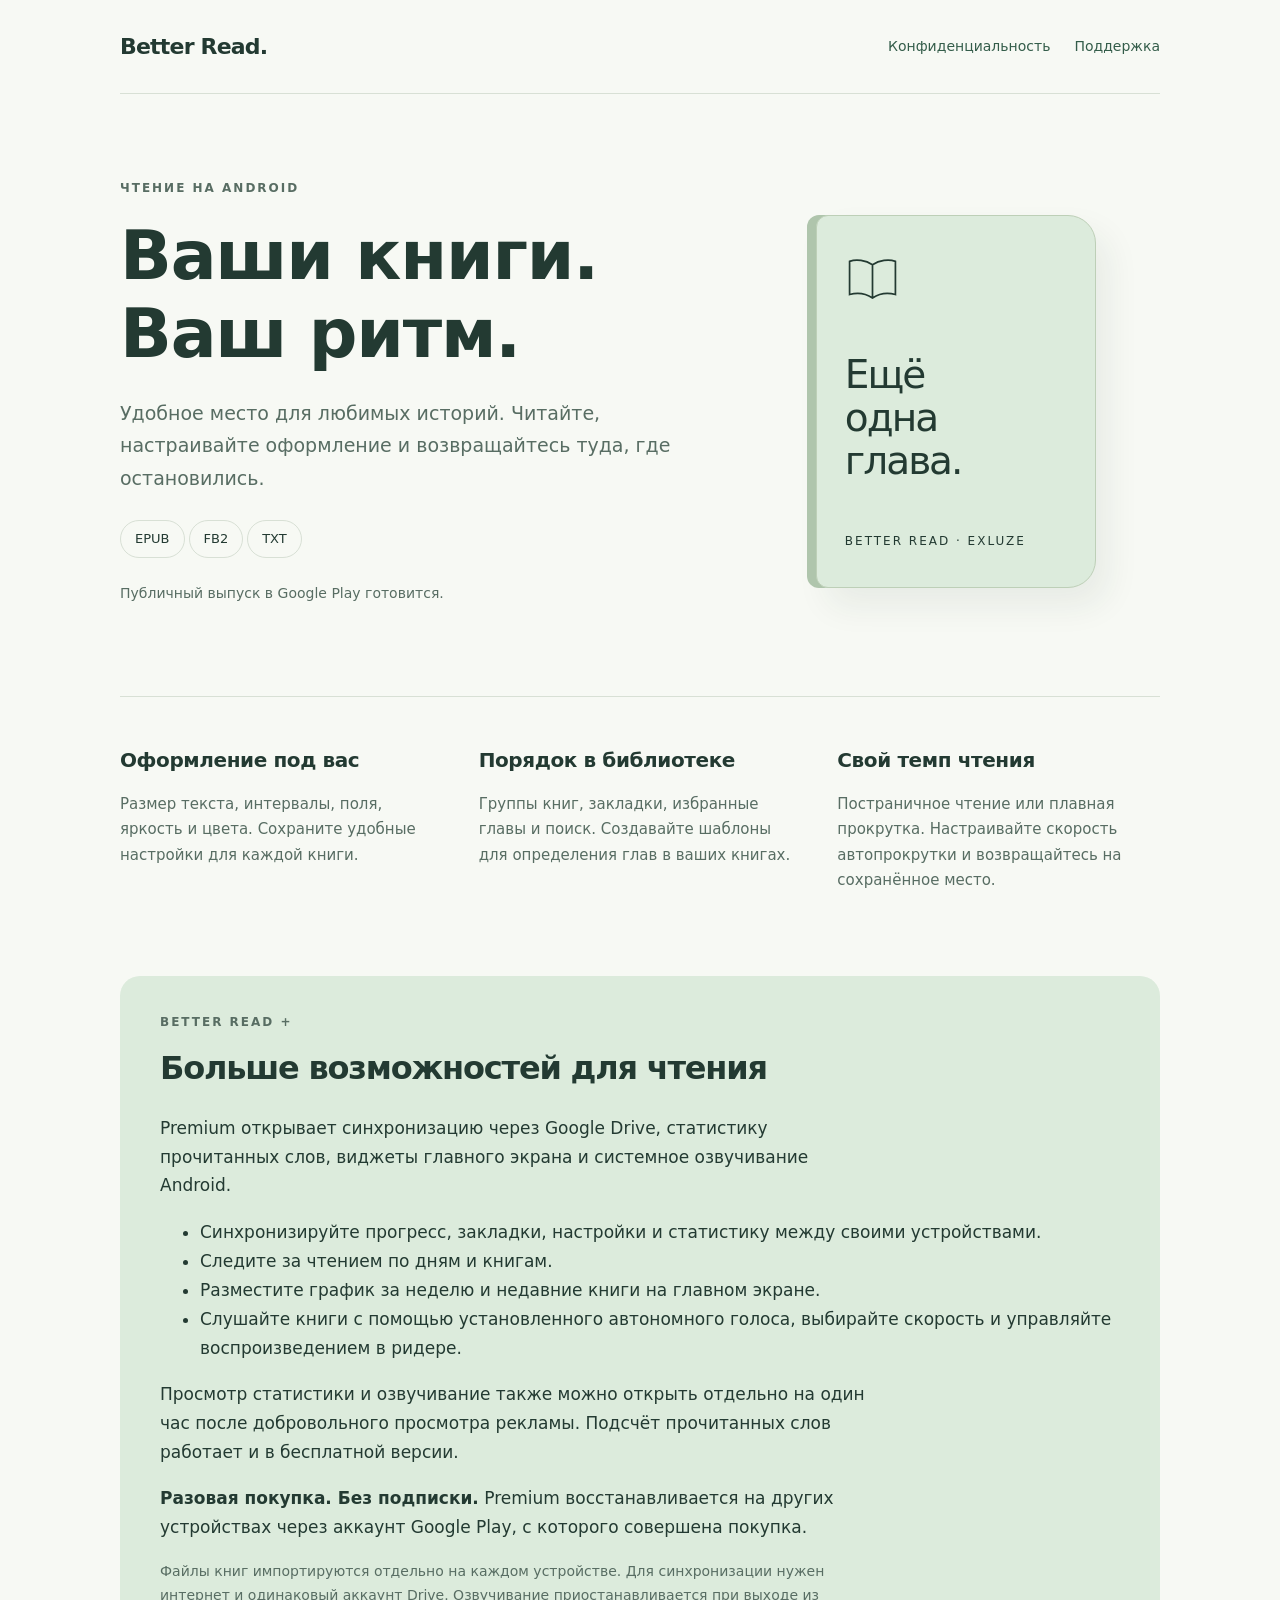
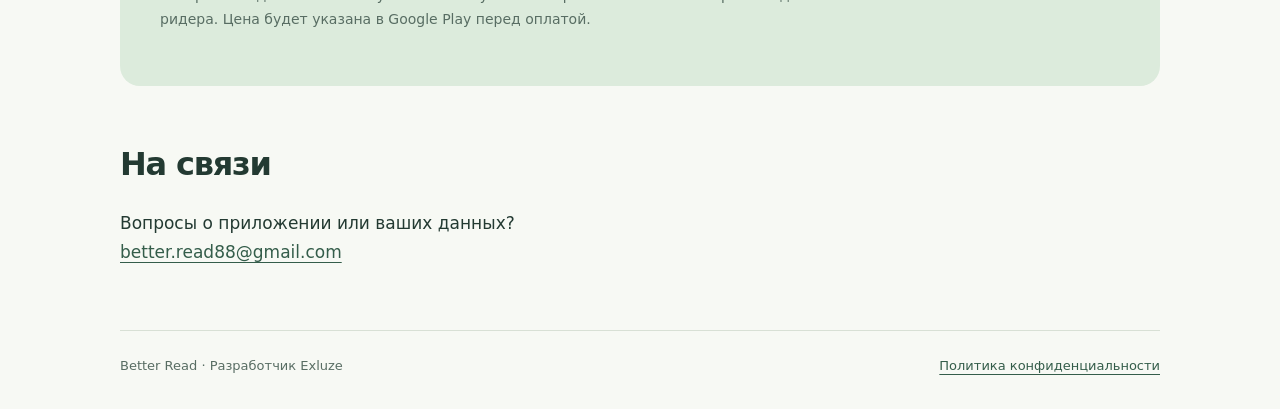
<file: index.html>
<!doctype html>
<html lang="ru">
<head><meta charset="utf-8"><meta name="viewport" content="width=device-width,initial-scale=1"><title>Better Read — читалка для Android</title><meta name="description" content="Better Read — читайте EPUB, FB2 и TXT, настройте оформление и сохраняйте своё место в книге."><link rel="stylesheet" href="styles.css"></head>
<body>
<a class="skip" href="#main">Перейти к содержимому</a>
<header><a class="brand" href="index.html">Better Read<span aria-hidden="true">.</span></a><nav aria-label="Основная навигация"><a href="privacy.html">Конфиденциальность</a><a href="mailto:better.read88@gmail.com">Поддержка</a></nav></header>
<main id="main">
<section class="hero"><div><p class="eyebrow">Чтение на Android</p><h1>Ваши книги.<br>Ваш ритм.</h1><p class="intro">Удобное место для любимых историй. Читайте, настраивайте оформление и возвращайтесь туда, где остановились.</p><div aria-label="Поддерживаемые форматы"><span class="tag">EPUB</span><span class="tag">FB2</span><span class="tag">TXT</span></div><p class="note" style="margin-top:24px">Публичный выпуск в Google Play готовится.</p></div><div class="book" aria-hidden="true"><svg class="book-mark" viewBox="0 0 48 48"><path d="M24 12C18 8 10 7 4 9v29c7-2 14-1 20 3 6-4 13-5 20-3V9c-6-2-14-1-20 3Zm0 0v29"/></svg><strong>Ещё<br>одна<br>глава.</strong><span>Better Read · Exluze</span></div></section>
<section class="features" aria-label="Бесплатные возможности приложения"><div><h3>Оформление под вас</h3><p>Размер текста, интервалы, поля, яркость и цвета. Сохраните удобные настройки для каждой книги.</p></div><div><h3>Порядок в библиотеке</h3><p>Группы книг, закладки, избранные главы и поиск. Создавайте шаблоны для определения глав в ваших книгах.</p></div><div><h3>Свой темп чтения</h3><p>Постраничное чтение или плавная прокрутка. Настраивайте скорость автопрокрутки и возвращайтесь на сохранённое место.</p></div></section>
<section class="premium"><p class="eyebrow">Better Read +</p><h2>Больше возможностей для чтения</h2><p>Premium открывает синхронизацию через Google Drive, статистику прочитанных слов, виджеты главного экрана и системное озвучивание Android.</p><ul><li>Синхронизируйте прогресс, закладки, настройки и статистику между своими устройствами.</li><li>Следите за чтением по дням и книгам.</li><li>Разместите график за неделю и недавние книги на главном экране.</li><li>Слушайте книги с помощью установленного автономного голоса, выбирайте скорость и управляйте воспроизведением в ридере.</li></ul><p>Просмотр статистики и озвучивание также можно открыть отдельно на один час после добровольного просмотра рекламы. Подсчёт прочитанных слов работает и в бесплатной версии.</p><p><strong>Разовая покупка. Без подписки.</strong> Premium восстанавливается на других устройствах через аккаунт Google Play, с которого совершена покупка.</p><p class="note">Файлы книг импортируются отдельно на каждом устройстве. Для синхронизации нужен интернет и одинаковый аккаунт Drive. Озвучивание приостанавливается при выходе из ридера. Цена будет указана в Google Play перед оплатой.</p></section>
<section class="contact"><h2>На связи</h2><p>Вопросы о приложении или ваших данных?<br><a href="mailto:better.read88@gmail.com">better.read88@gmail.com</a></p></section>
</main><footer><span>Better Read · Разработчик Exluze</span><a href="privacy.html">Политика конфиденциальности</a></footer>
</body></html>
</file>
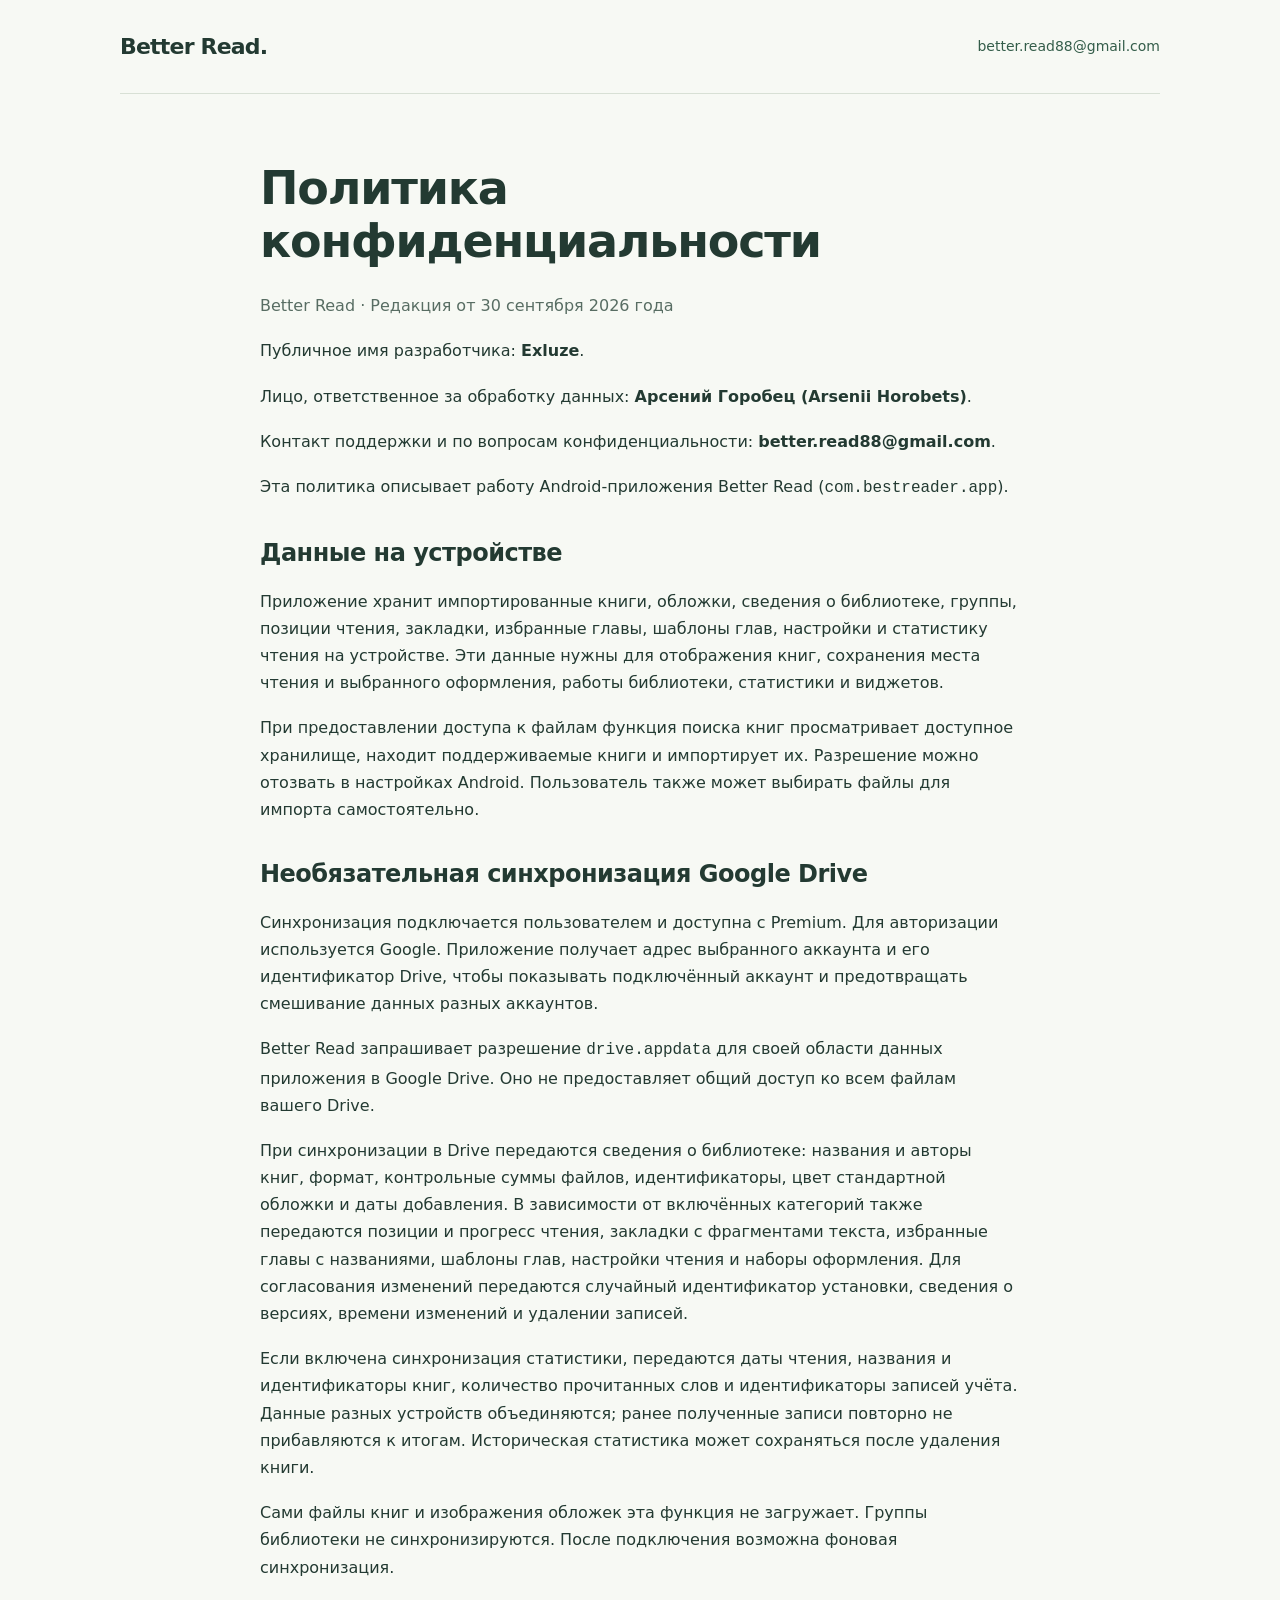
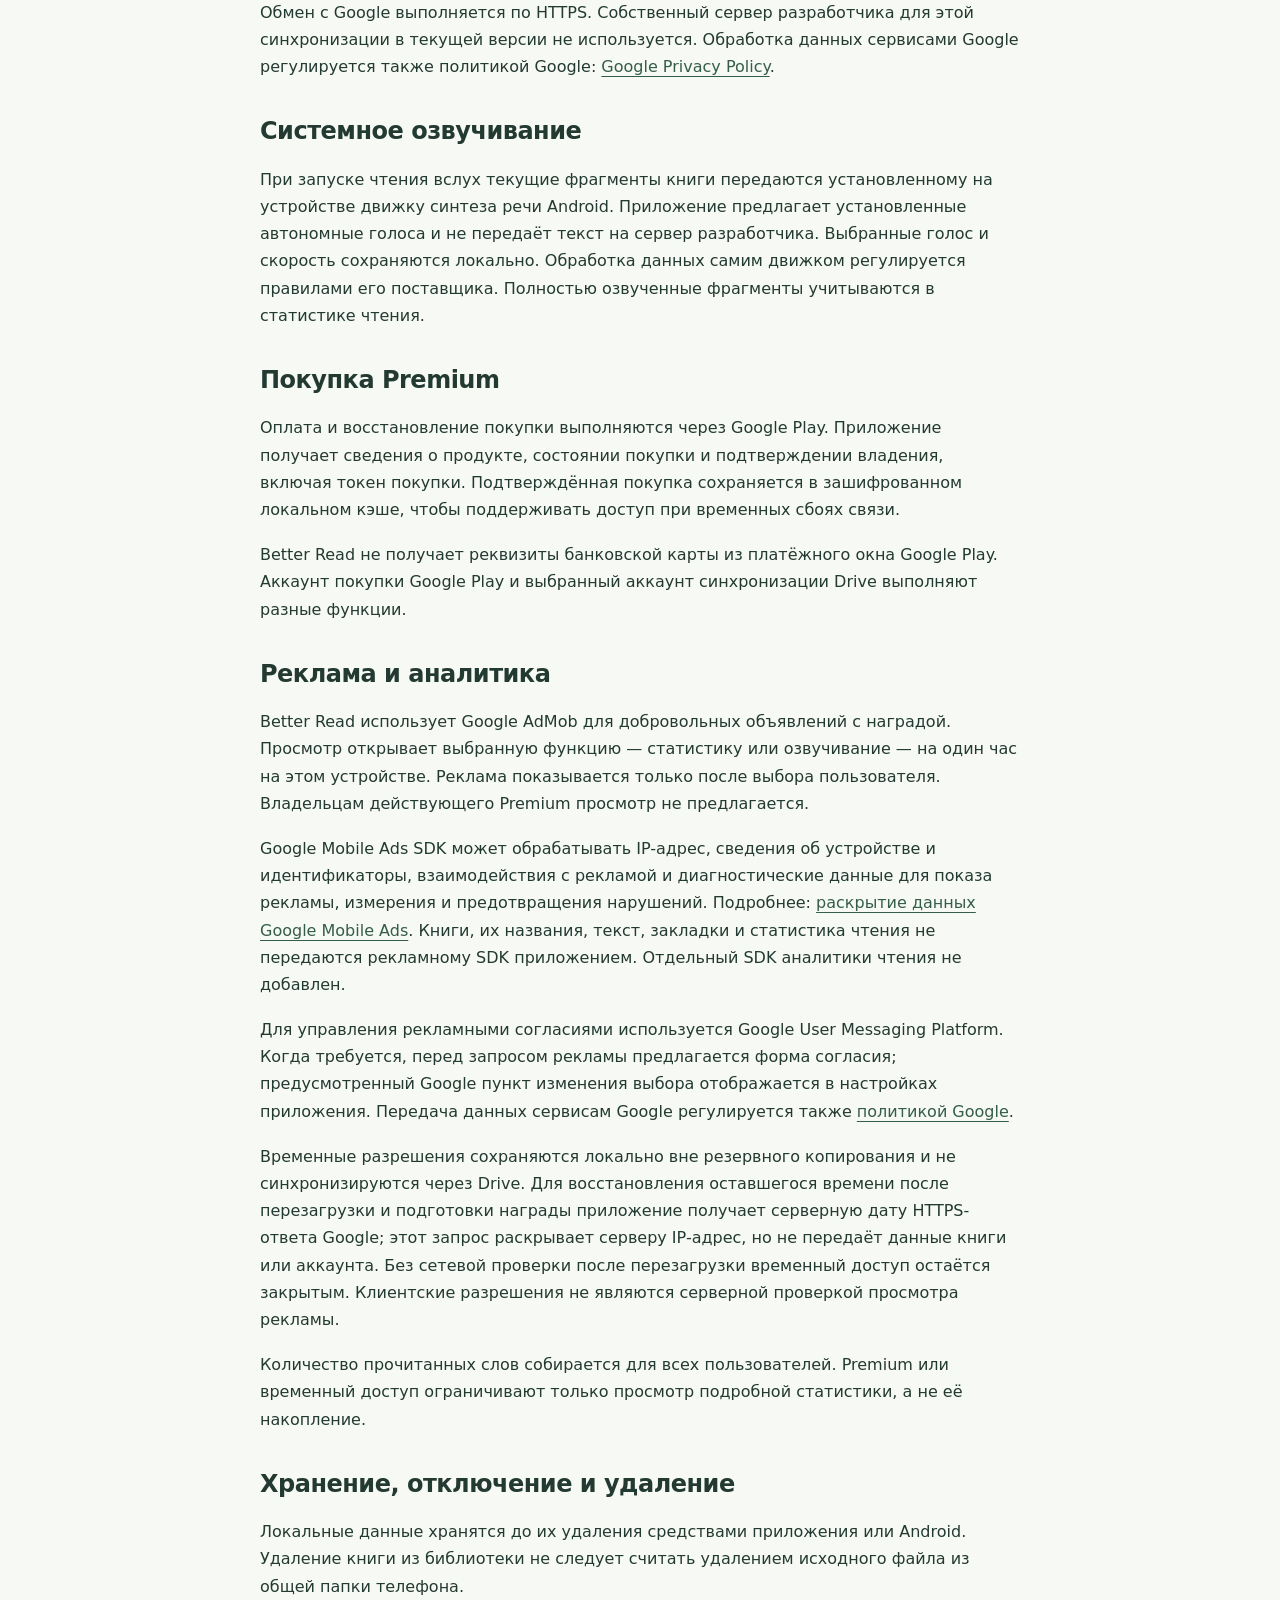
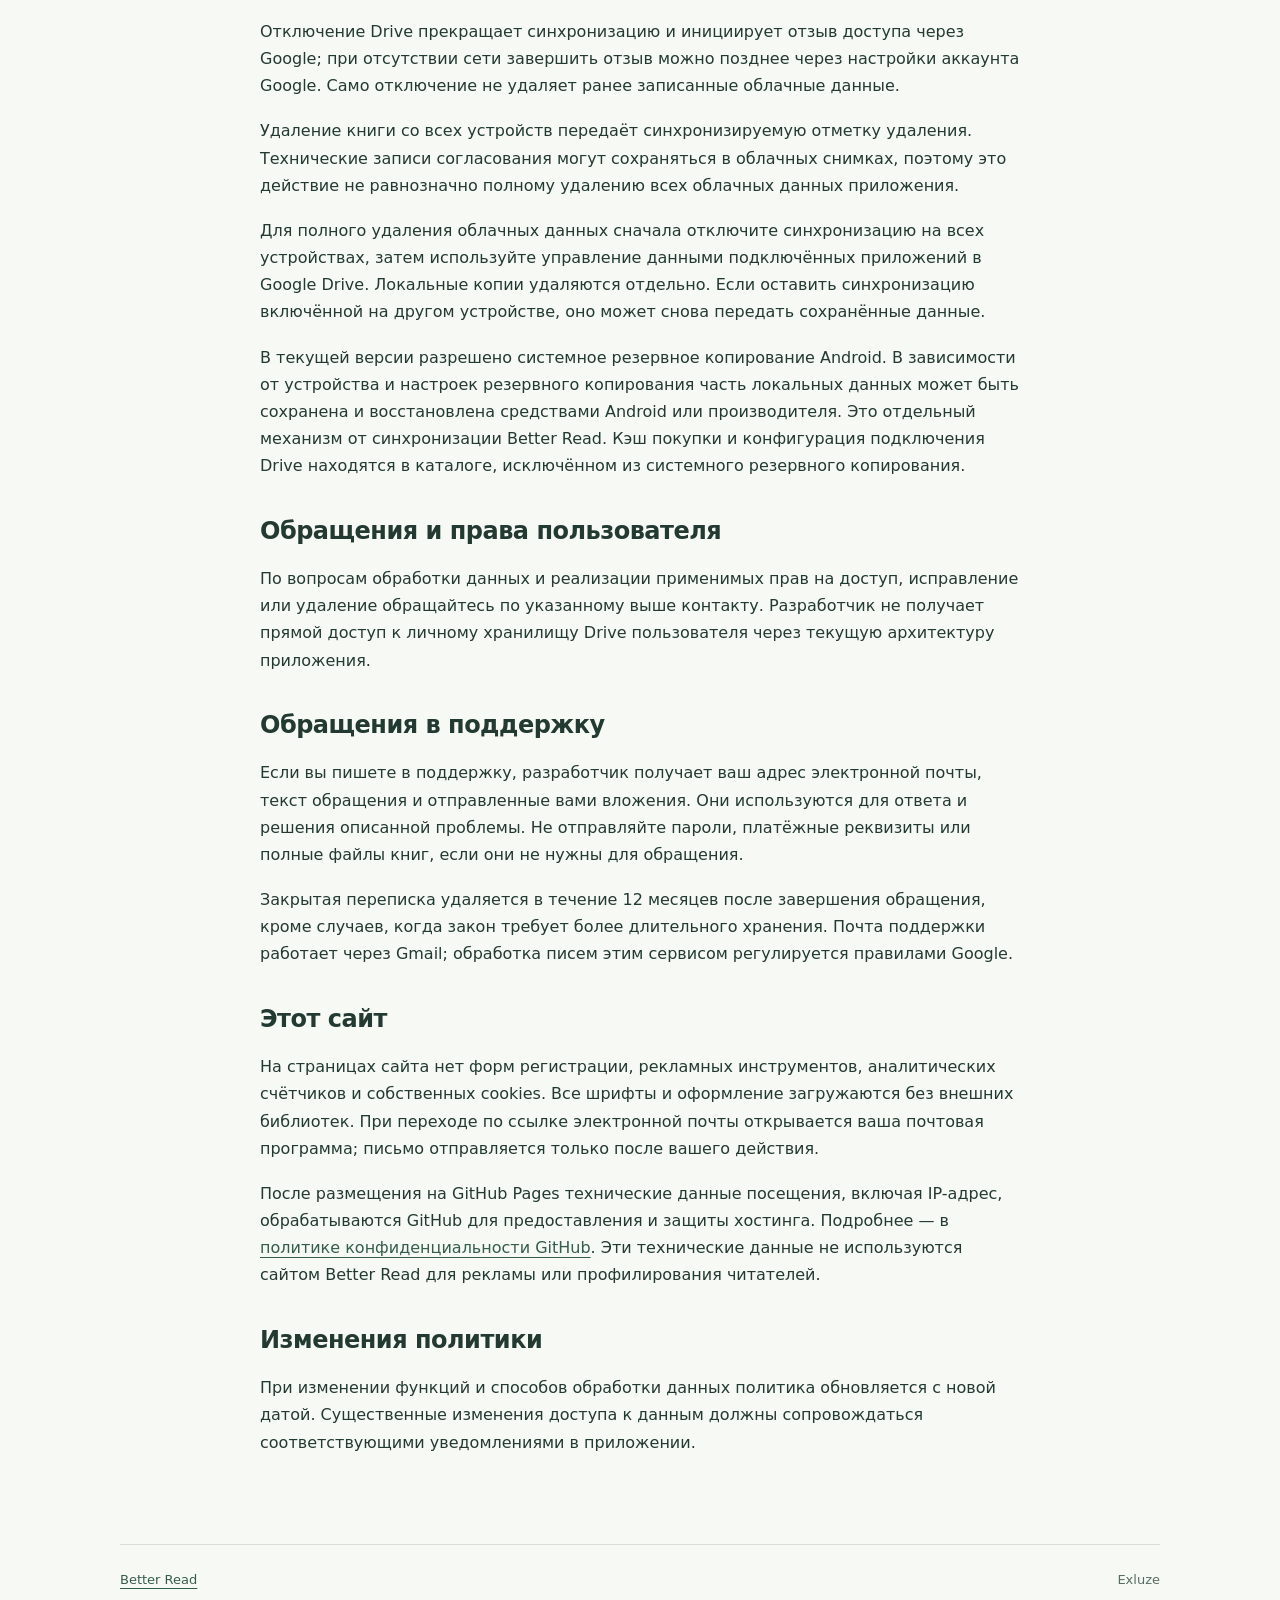
<file: privacy.html>
<!doctype html>
<html lang="ru"><head><meta charset="utf-8"><meta name="viewport" content="width=device-width,initial-scale=1"><title>Политика конфиденциальности — Better Read</title><link rel="stylesheet" href="styles.css"></head><body>
<header><a class="brand" href="index.html">Better Read.</a><nav><a href="mailto:better.read88@gmail.com">better.read88@gmail.com</a></nav></header>
<main class="policy">
<h1>Политика конфиденциальности</h1>
<p class="note">Better Read · Редакция от 30 сентября 2026 года</p>
<p>Публичное имя разработчика: <strong>Exluze</strong>.</p>
<p>Лицо, ответственное за обработку данных: <strong>Арсений Горобец (Arsenii Horobets)</strong>.</p>
<p>Контакт поддержки и по вопросам конфиденциальности: <strong>better.read88@gmail.com</strong>.</p>
<p>Эта политика описывает работу Android-приложения Better Read (<code>com.bestreader.app</code>).</p>
<h2>Данные на устройстве</h2>
<p>Приложение хранит импортированные книги, обложки, сведения о библиотеке, группы, позиции чтения, закладки, избранные главы, шаблоны глав, настройки и статистику чтения на устройстве. Эти данные нужны для отображения книг, сохранения места чтения и выбранного оформления, работы библиотеки, статистики и виджетов.</p>
<p>При предоставлении доступа к файлам функция поиска книг просматривает доступное хранилище, находит поддерживаемые книги и импортирует их. Разрешение можно отозвать в настройках Android. Пользователь также может выбирать файлы для импорта самостоятельно.</p>
<h2>Необязательная синхронизация Google Drive</h2>
<p>Синхронизация подключается пользователем и доступна с Premium. Для авторизации используется Google. Приложение получает адрес выбранного аккаунта и его идентификатор Drive, чтобы показывать подключённый аккаунт и предотвращать смешивание данных разных аккаунтов.</p>
<p>Better Read запрашивает разрешение <code>drive.appdata</code> для своей области данных приложения в Google Drive. Оно не предоставляет общий доступ ко всем файлам вашего Drive.</p>
<p>При синхронизации в Drive передаются сведения о библиотеке: названия и авторы книг, формат, контрольные суммы файлов, идентификаторы, цвет стандартной обложки и даты добавления. В зависимости от включённых категорий также передаются позиции и прогресс чтения, закладки с фрагментами текста, избранные главы с названиями, шаблоны глав, настройки чтения и наборы оформления. Для согласования изменений передаются случайный идентификатор установки, сведения о версиях, времени изменений и удалении записей.</p>
<p>Если включена синхронизация статистики, передаются даты чтения, названия и идентификаторы книг, количество прочитанных слов и идентификаторы записей учёта. Данные разных устройств объединяются; ранее полученные записи повторно не прибавляются к итогам. Историческая статистика может сохраняться после удаления книги.</p>
<p>Сами файлы книг и изображения обложек эта функция не загружает. Группы библиотеки не синхронизируются. После подключения возможна фоновая синхронизация.</p>
<p>Обмен с Google выполняется по HTTPS. Собственный сервер разработчика для этой синхронизации в текущей версии не используется. Обработка данных сервисами Google регулируется также политикой Google: <a href="https://policies.google.com/privacy">Google Privacy Policy</a>.</p>
<h2>Системное озвучивание</h2>
<p>При запуске чтения вслух текущие фрагменты книги передаются установленному на устройстве движку синтеза речи Android. Приложение предлагает установленные автономные голоса и не передаёт текст на сервер разработчика. Выбранные голос и скорость сохраняются локально. Обработка данных самим движком регулируется правилами его поставщика. Полностью озвученные фрагменты учитываются в статистике чтения.</p>
<h2>Покупка Premium</h2>
<p>Оплата и восстановление покупки выполняются через Google Play. Приложение получает сведения о продукте, состоянии покупки и подтверждении владения, включая токен покупки. Подтверждённая покупка сохраняется в зашифрованном локальном кэше, чтобы поддерживать доступ при временных сбоях связи.</p>
<p>Better Read не получает реквизиты банковской карты из платёжного окна Google Play. Аккаунт покупки Google Play и выбранный аккаунт синхронизации Drive выполняют разные функции.</p>
<h2>Реклама и аналитика</h2>
<p>Better Read использует Google AdMob для добровольных объявлений с наградой. Просмотр открывает выбранную функцию — статистику или озвучивание — на один час на этом устройстве. Реклама показывается только после выбора пользователя. Владельцам действующего Premium просмотр не предлагается.</p>
<p>Google Mobile Ads SDK может обрабатывать IP-адрес, сведения об устройстве и идентификаторы, взаимодействия с рекламой и диагностические данные для показа рекламы, измерения и предотвращения нарушений. Подробнее: <a href="https://developers.google.com/admob/android/next-gen/privacy/play-data-disclosure">раскрытие данных Google Mobile Ads</a>. Книги, их названия, текст, закладки и статистика чтения не передаются рекламному SDK приложением. Отдельный SDK аналитики чтения не добавлен.</p>
<p>Для управления рекламными согласиями используется Google User Messaging Platform. Когда требуется, перед запросом рекламы предлагается форма согласия; предусмотренный Google пункт изменения выбора отображается в настройках приложения. Передача данных сервисам Google регулируется также <a href="https://policies.google.com/privacy">политикой Google</a>.</p>
<p>Временные разрешения сохраняются локально вне резервного копирования и не синхронизируются через Drive. Для восстановления оставшегося времени после перезагрузки и подготовки награды приложение получает серверную дату HTTPS-ответа Google; этот запрос раскрывает серверу IP-адрес, но не передаёт данные книги или аккаунта. Без сетевой проверки после перезагрузки временный доступ остаётся закрытым. Клиентские разрешения не являются серверной проверкой просмотра рекламы.</p>
<p>Количество прочитанных слов собирается для всех пользователей. Premium или временный доступ ограничивают только просмотр подробной статистики, а не её накопление.</p>
<h2>Хранение, отключение и удаление</h2>
<p>Локальные данные хранятся до их удаления средствами приложения или Android. Удаление книги из библиотеки не следует считать удалением исходного файла из общей папки телефона.</p>
<p>Отключение Drive прекращает синхронизацию и инициирует отзыв доступа через Google; при отсутствии сети завершить отзыв можно позднее через настройки аккаунта Google. Само отключение не удаляет ранее записанные облачные данные.</p>
<p>Удаление книги со всех устройств передаёт синхронизируемую отметку удаления. Технические записи согласования могут сохраняться в облачных снимках, поэтому это действие не равнозначно полному удалению всех облачных данных приложения.</p>
<p>Для полного удаления облачных данных сначала отключите синхронизацию на всех устройствах, затем используйте управление данными подключённых приложений в Google Drive. Локальные копии удаляются отдельно. Если оставить синхронизацию включённой на другом устройстве, оно может снова передать сохранённые данные.</p>
<p>В текущей версии разрешено системное резервное копирование Android. В зависимости от устройства и настроек резервного копирования часть локальных данных может быть сохранена и восстановлена средствами Android или производителя. Это отдельный механизм от синхронизации Better Read. Кэш покупки и конфигурация подключения Drive находятся в каталоге, исключённом из системного резервного копирования.</p>
<h2>Обращения и права пользователя</h2>
<p>По вопросам обработки данных и реализации применимых прав на доступ, исправление или удаление обращайтесь по указанному выше контакту. Разработчик не получает прямой доступ к личному хранилищу Drive пользователя через текущую архитектуру приложения.</p>
<h2>Обращения в поддержку</h2>
<p>Если вы пишете в поддержку, разработчик получает ваш адрес электронной почты, текст обращения и отправленные вами вложения. Они используются для ответа и решения описанной проблемы. Не отправляйте пароли, платёжные реквизиты или полные файлы книг, если они не нужны для обращения.</p>
<p>Закрытая переписка удаляется в течение 12 месяцев после завершения обращения, кроме случаев, когда закон требует более длительного хранения. Почта поддержки работает через Gmail; обработка писем этим сервисом регулируется правилами Google.</p>
<h2>Этот сайт</h2>
<p>На страницах сайта нет форм регистрации, рекламных инструментов, аналитических счётчиков и собственных cookies. Все шрифты и оформление загружаются без внешних библиотек. При переходе по ссылке электронной почты открывается ваша почтовая программа; письмо отправляется только после вашего действия.</p>
<p>После размещения на GitHub Pages технические данные посещения, включая IP-адрес, обрабатываются GitHub для предоставления и защиты хостинга. Подробнее — в <a href="https://docs.github.com/en/site-policy/privacy-policies/github-general-privacy-statement">политике конфиденциальности GitHub</a>. Эти технические данные не используются сайтом Better Read для рекламы или профилирования читателей.</p>
<h2>Изменения политики</h2>
<p>При изменении функций и способов обработки данных политика обновляется с новой датой. Существенные изменения доступа к данным должны сопровождаться соответствующими уведомлениями в приложении.</p>
</main><footer><a href="index.html">Better Read</a><span>Exluze</span></footer></body></html>
</file>
<file: styles.css>
:root{color-scheme:light;--ink:#233a32;--muted:#586d63;--paper:#f7f9f4;--green:#dcebdc;--line:#d8e0d5;--accent:#345d4a}*{box-sizing:border-box}body{margin:0;background:var(--paper);color:var(--ink);font:17px/1.7 system-ui,-apple-system,"Segoe UI",sans-serif}a{color:var(--accent);text-underline-offset:4px}a:hover{color:#142b20}a:focus-visible{outline:3px solid #719a72;outline-offset:5px}header,main,footer{width:min(100% - 48px,1040px);margin:auto}header{display:flex;justify-content:space-between;align-items:center;gap:24px;padding:28px 0;border-bottom:1px solid var(--line)}.brand{text-decoration:none;font-size:22px;font-weight:750;letter-spacing:-.8px;color:var(--ink)}nav{display:flex;gap:24px;flex-wrap:wrap;font-size:14px}nav a{text-decoration:none}.hero{display:grid;grid-template-columns:1.4fr 1fr;gap:60px;align-items:center;padding:84px 0 72px}.eyebrow{font-size:12px;font-weight:700;letter-spacing:2px;text-transform:uppercase;color:var(--muted)}h1,h2,h3{line-height:1.15;letter-spacing:-1.2px}h1{font-size:clamp(40px,6vw,68px);font-weight:600;margin:18px 0 24px}h2{font-size:32px;font-weight:600}h3{font-size:20px;letter-spacing:-.4px}p{margin:0 0 18px}.intro{font-size:19px;color:var(--muted);max-width:570px}.tag{display:inline-block;font-size:13px;border:1px solid var(--line);border-radius:30px;padding:7px 14px;margin:8px 4px 0 0}.book{background:var(--green);border-radius:12px 28px 28px 12px;aspect-ratio:3/4;max-width:280px;width:100%;margin:auto;padding:35px 28px;box-shadow:-9px 0 0 #afc5ac,12px 18px 34px #213e2a12;border:1px solid #bdcfb7;display:flex;flex-direction:column;justify-content:space-between}.book-mark{width:55px;height:55px;fill:none;stroke:var(--ink);stroke-width:1.5}.book strong{font-size:39px;line-height:1.1;letter-spacing:-2px;font-weight:500}.book span{font-size:12px;letter-spacing:2px;text-transform:uppercase}.features{display:grid;grid-template-columns:repeat(3,1fr);gap:36px;padding:32px 0 64px;border-top:1px solid var(--line)}.features p{font-size:15px;color:var(--muted)}.premium{background:var(--green);padding:36px 40px;border-radius:20px;margin-bottom:60px}.premium h2{margin-top:8px}.premium p{max-width:720px}.note{font-size:14px;color:var(--muted)}.contact{padding-bottom:45px}.contact a{overflow-wrap:anywhere}footer{padding:24px 0 32px;border-top:1px solid var(--line);display:flex;justify-content:space-between;gap:20px;font-size:13px;color:var(--muted)}.policy{max-width:760px;padding:50px 0 70px}.policy h1{font-size:clamp(32px,5vw,46px);overflow-wrap:anywhere}.policy h2{font-size:24px;letter-spacing:-.5px;margin-top:38px}.policy p,.policy li{font-size:16px}.policy a{overflow-wrap:anywhere}.skip{position:absolute;top:-100px;left:24px;background:white;padding:8px;z-index:2}.skip:focus{top:8px}@media(max-width:650px){header,main,footer{width:calc(100% - 36px)}header{align-items:flex-start;gap:16px}nav{gap:10px;flex-direction:column;font-size:12px}.hero{padding:42px 0;gap:32px;grid-template-columns:1fr}.book{display:none}.features{grid-template-columns:1fr;gap:0;padding-bottom:25px}.features h3{margin-bottom:10px}.premium{padding:24px;margin-bottom:36px}footer{flex-direction:column;gap:8px}.policy{padding-top:28px}h2{font-size:27px}}
</file>
